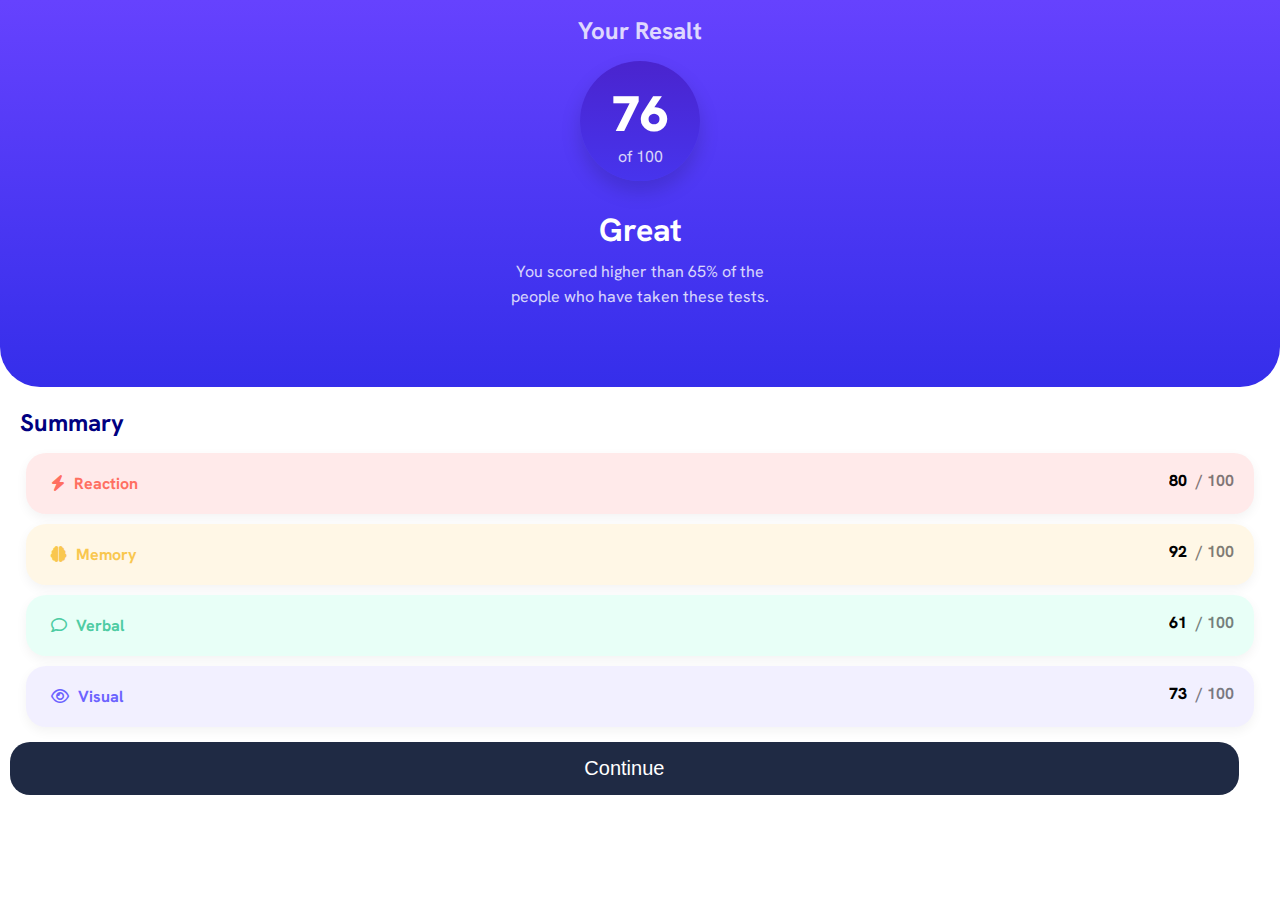
<file: index.html>
<!DOCTYPE html>
<html lang="en">
<head>
  <meta charset="UTF-8">
  <meta name="viewport" content="width=device-width, initial-scale=1.0">
  <meta http-equiv="X-UA-Compatible" content="ie=edge">
  <title>Document</title>
  <link rel="stylesheet" href="style.css">
  <link rel="stylesheet" href="https://cdnjs.cloudflare.com/ajax/libs/font-awesome/6.5.0/css/all.min.css">
  <link href="https://fonts.googleapis.com/css2?family=Hanken+Grotesk:wght@400;500;700;800&display=swap" rel="stylesheet">
</head>
<body>
  <div class="section">
    <div class="fst1">
      <h2>your resalt</h2>
      <div class="a76 b76">
        <h1 class="h1">76</h1>
        <span>of 100</span>
      </div>
      <div class="greet">
        <h1>Great</h1>
        <p>You scored higher than 65% of the <br> people who have taken these tests.</p>
      </div>
      </div>
      <div class="sec">
       <h2>Summary</h2>
       <div class="icon-Reaction">
         <i class="fa-solid fa-bolt"></i>
         <span>Reaction</span>
         <b> 80 <span class="isp">/ 100</span></b>
       </div>
       
       <div class="iconBraine">
        <i class="fa-solid fa-brain"></i>
         <span>Memory</span>
         <b>92 <span class="isb">/ 100</span></b>
       </div>
       
       <div class="iconVerbal">
        <i class="fa-regular fa-comment"></i>
         <span>Verbal</span>
         <b>61 <span class="lsb">/ 100</span></b>
       </div>
       
       <div class="iconVisual">
        <i class="fa-regular fa-eye"></i>
         <span>Visual</span>
         <b>73 <span class="usb"> / 100</span></b>
       </div>
       <button id="btn">Continue</button>
      </div>
  </div>
</body>
</html>
</file>
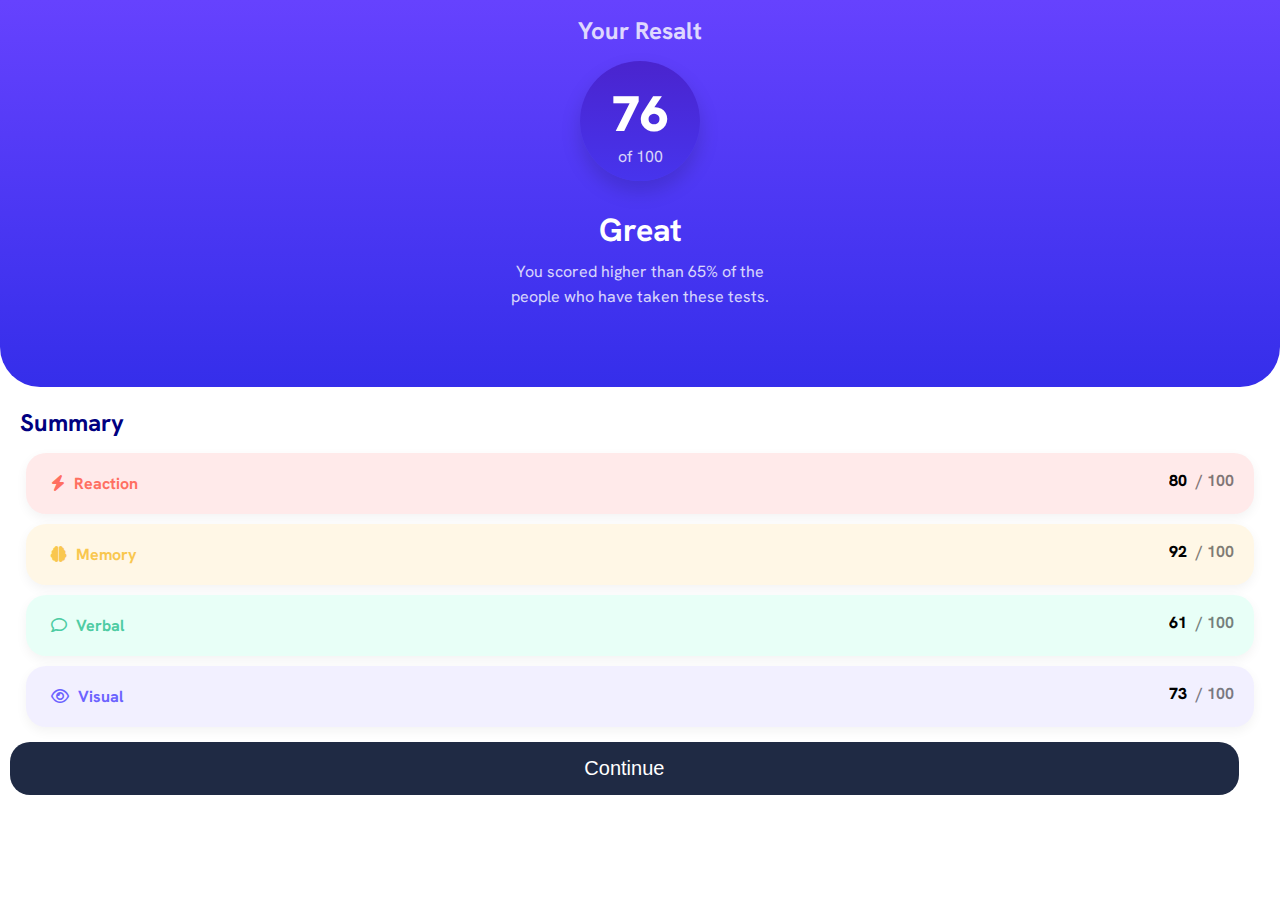
<file: chek.html>
<!DOCTYPE html>
<html lang="en">
<head>
  <meta charset="UTF-8">
  <meta name="viewport" content="width=device-width, initial-scale=1.0">
  <meta http-equiv="X-UA-Compatible" content="ie=edge">
  <title>Document</title>
  <link rel="stylesheet" href="style.css">
  <link rel="stylesheet" href="https://cdnjs.cloudflare.com/ajax/libs/font-awesome/6.5.0/css/all.min.css">
  <link href="https://fonts.googleapis.com/css2?family=Hanken+Grotesk:wght@400;500;700;800&display=swap" rel="stylesheet">
</head>
<body>
  <div class="section">
    <div class="fst1">
      <h2>your resalt</h2>
      <div class="a76 b76">
        <h1 class="h1">76</h1>
        <span>of 100</span>
      </div>
      <div class="greet">
        <h1>Great</h1>
        <p>You scored higher than 65% of the <br> people who have taken these tests.</p>
      </div>
      </div>
      <div class="sec">
       <h2>Summary</h2>
       <div class="icon-Reaction">
         <i class="fa-solid fa-bolt"></i>
         <span>Reaction</span>
         <b> 80 <span class="isp">/ 100</span></b>
       </div>
       
       <div class="iconBraine">
        <i class="fa-solid fa-brain"></i>
         <span>Memory</span>
         <b>92 <span class="isb">/ 100</span></b>
       </div>
       
       <div class="iconVerbal">
        <i class="fa-regular fa-comment"></i>
         <span>Verbal</span>
         <b>61 <span class="lsb">/ 100</span></b>
       </div>
       
       <div class="iconVisual">
        <i class="fa-regular fa-eye"></i>
         <span>Visual</span>
         <b>73 <span class="usb"> / 100</span></b>
       </div>
       <button id="btn">Continue</button>
      </div>
  </div>
</body>
</html>
</file>
<file: style.css>
*{
  padding: 0;
  margin: 0;
  box-sizing: border-box;
}
body {
  font-family: "Hanken Grotesk", sans-serif;
}
.section{
  height: 100vh;
}
/*firstDiv*/
.fst1{
  min-height: 43vh;
  display: flex;
  flex-direction: column;
  background: linear-gradient(#6642FE,#352EEA);
  border-radius: 0px 0px 40px 40px;
}
.fst1 h2{
  text-align: center;
  text-transform: capitalize;
  color: white;
  opacity: 80%;
  margin: 15px 0px;
}
.a76{
  width: 120px;
  height: 120px;
  background: linear-gradient(#4A24CE,#4734ED);
  margin: 0 auto;
  border-radius: 50%;
  text-align: center;
}
.a76 h1{
  margin-top: 20px;
  font-weight: 900;
  color: white;
  font-size: 50px;
}
.fst1 span{
  color: white;
  opacity: 80%;
}
.greet{
  width: 100%;
  margin-top: 20px;
}
.greet h1{
  text-align: center;
  margin: 8px 0px;
  color: white;
}
.greet p{
  text-align: center;
  line-height: 25px;
  color: white;
  opacity: 80%;
}
/*secDiv*/
.sec{
  height: 57vh;
  width: 100%;
  display: flex;
  flex-direction: column;
}
.sec h2{
  margin: 20px;
  color: navy;
  margin-bottom: 10px;
}
/*first */
.icon-Reaction{
  background: #FFEAEA;
  padding: 20px;
  width: 96%;
  border-radius: 20px;
  margin: 5px auto;
}
.icon-Reaction i{
  color: #FF6F61;
  margin-left: 5px;
}
.icon-Reaction span{
  margin-left: 5px;
  color: #FF6F61;
  font-weight: 700;
}
.icon-Reaction b{
  float: right;
  overflow: hidden;
  color: black;
  margin-top: -3px;
  font-weight: 800;
}

.icon-Reaction b .isp {
  color: rgba(0, 0, 0, 0.5); /* "/100" 80% opacity */
}
/* 2nd number */
.iconBraine{
  background: #FFF7E6;
  padding: 20px;
  width: 96%;
  border-radius: 20px;
  margin: 5px auto;
}
.iconBraine i{
  color: #F9C74F;
  margin-left: 5px;
  font-weight: 700;
}
.iconBraine span{
  margin-left: 5px;
  color: #F9C74F;
  font-weight: 700;
}
.iconBraine b{
  float: right;
  overflow: hidden;
  color: black;
  margin-top: -3px;
  font-weight: 800;
}

.iconBraine b .isb {
  color: rgba(0, 0, 0, 0.5); /* "/100" 80% opacity */
}
/* 3rd number */
.iconVerbal{
  background: #E8FFF7;
  padding: 20px;
  width: 96%;
  border-radius: 20px;
  margin: 5px auto;
}
.iconVerbal i{
  color: #4ECCA3;
  margin-left: 5px;
}
.iconVerbal span{
  margin-left: 5px;
  color: #4ECCA3;
  font-weight: 700;
}
.iconVerbal b{
  float: right;
  overflow: hidden;
  color: black;
  margin-top: -3px;
  font-weight: 800;
}

.iconVerbal b .lsb {
  color: rgba(0, 0, 0, 0.5); /* "/100" 80% opacity */
}
/* last number */
.iconVisual{
  background: #F2F0FF;
  padding: 20px;
  width: 96%;
  border-radius: 20px;
  margin: 5px auto;
}
.iconVisual i{
  color: #6C63FF;
  margin-left: 5px;
}
.iconVisual span{
  margin-left: 5px;
  color: #6C63FF;
  font-weight: 700;
}
.iconVisual b{
  float: right;
  overflow: hidden;
  color: black;
  margin-top: -3px;
  font-weight: 800;
}

.iconVisual b .usb {
  color: rgba(0, 0, 0, 0.5); /* "/100" 80% opacity */
}
/* box-shadow*/
.icon-Reaction,
.iconBraine,
.iconVerbal,
.iconVisual {
  box-shadow: 0px 4px 12px rgba(0,0,0,0.05);
}
.a76 {
  box-shadow: 0px 10px 20px rgba(0, 0, 0, 0.15);
}
/* button disin*/
#btn{
  width: 96%;
  background: #1F2A44;
  color: #FFFFFF;
  font-size: 20px;
  margin: 10px;
  padding: 15px;
  border: none;
  border-radius: 20px;
}
#btn:hover {
  background: #162033;
  cursor: pointer;
}
/*end*/
</file>
